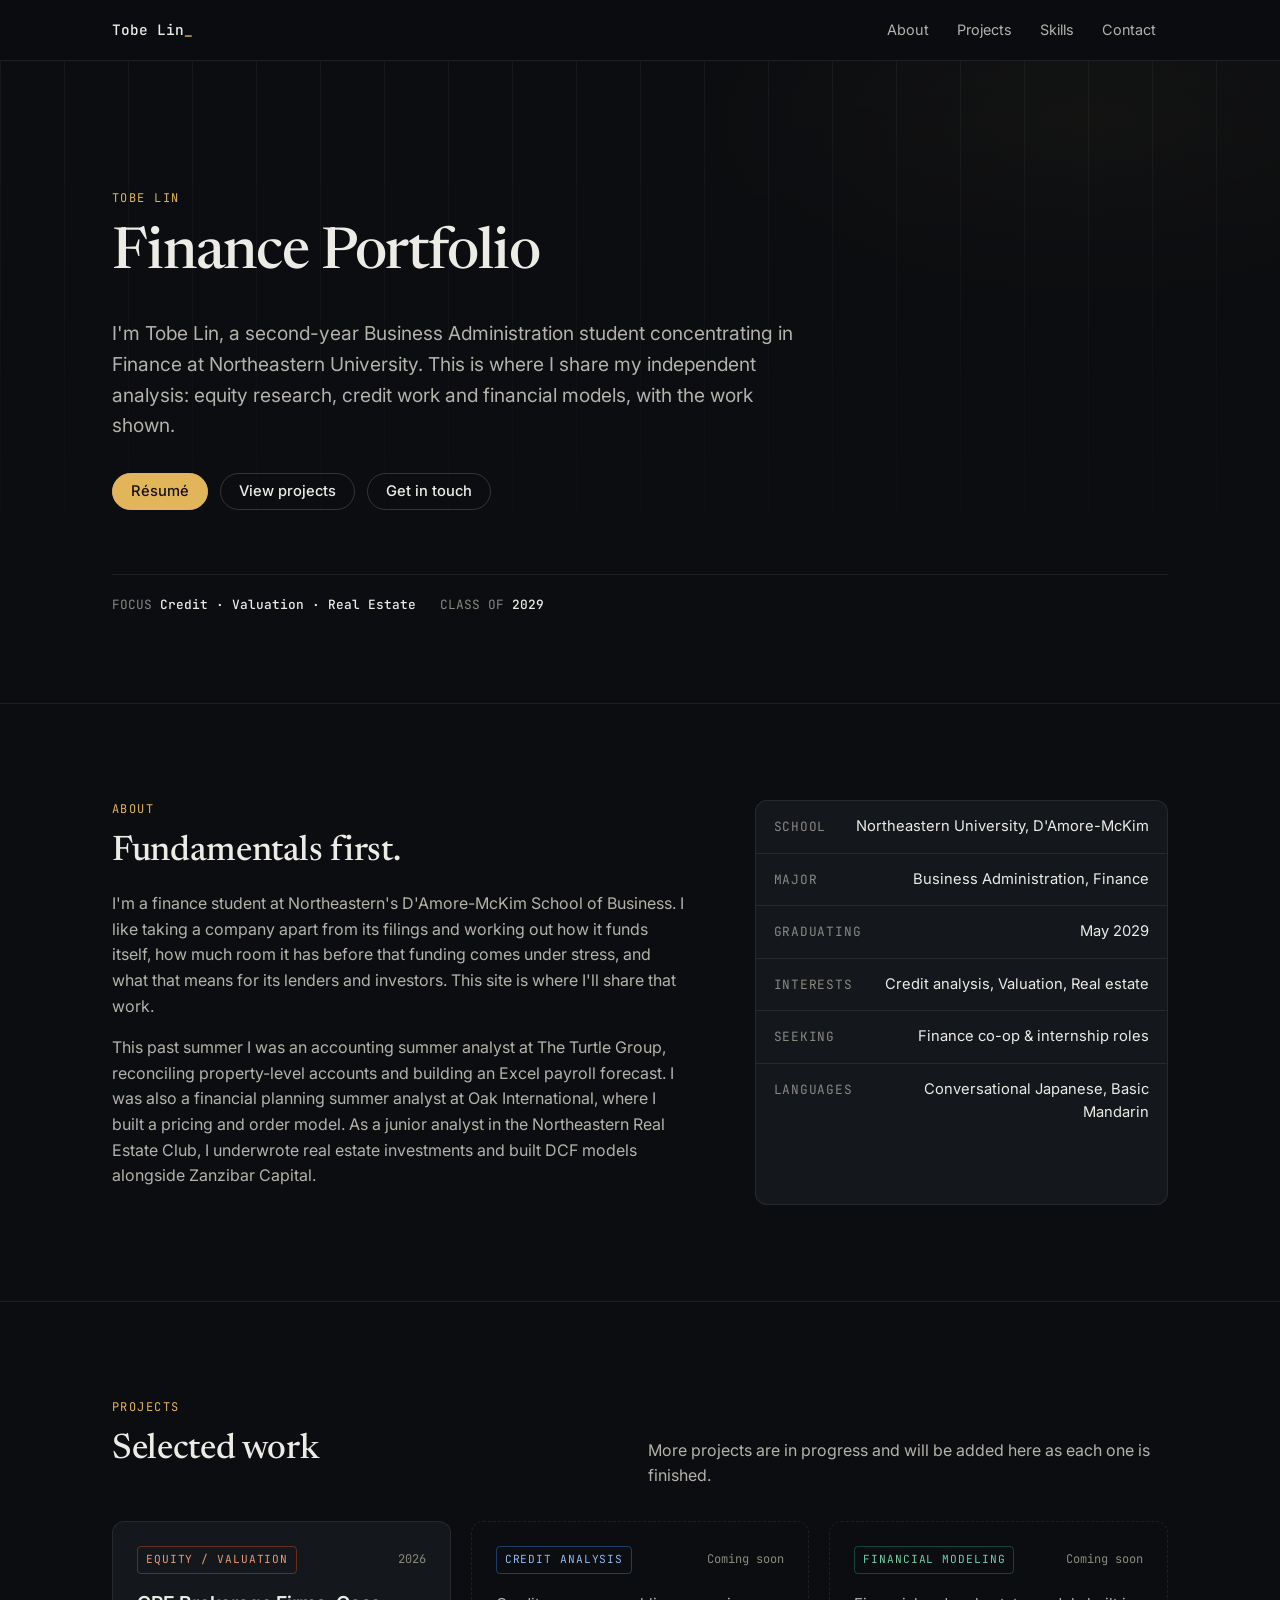
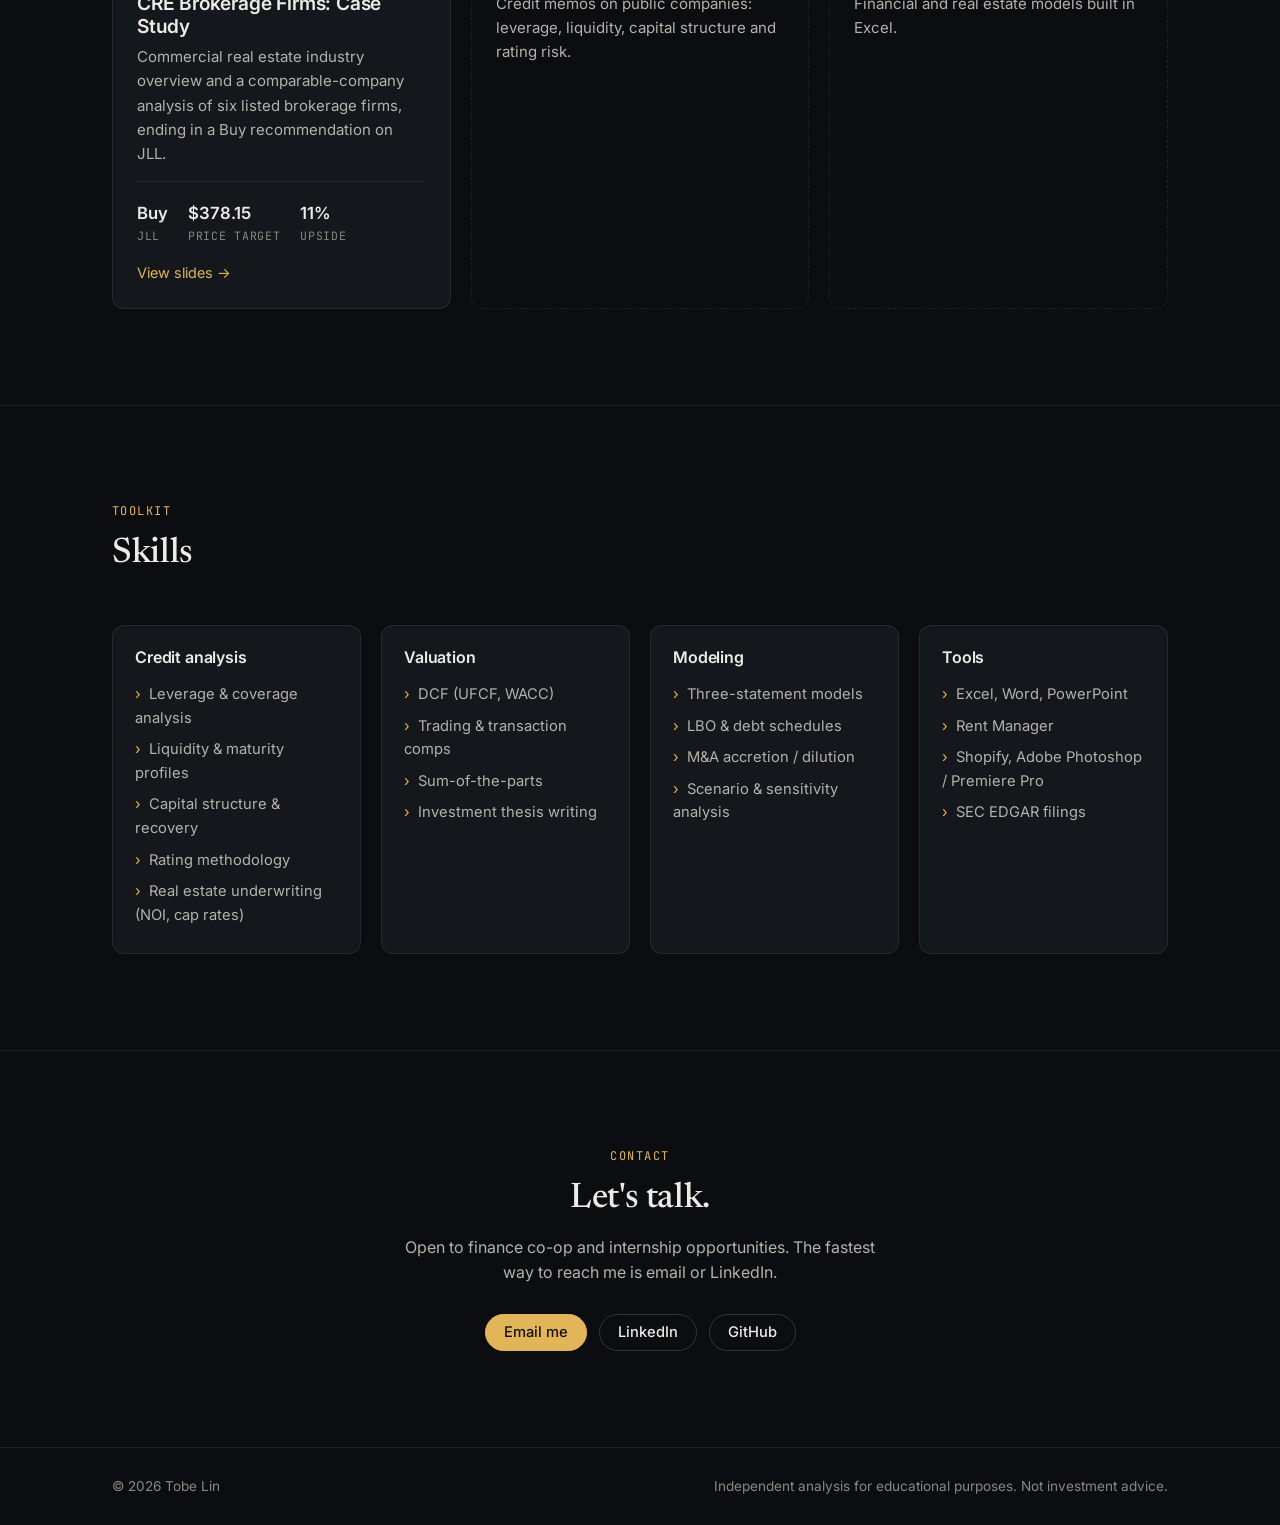
<file: index.html>
<!doctype html>
<html lang="en">
<head>
  <meta charset="utf-8">
  <meta name="viewport" content="width=device-width, initial-scale=1">
  <title>Tobe Lin · Finance Portfolio</title>
  <meta name="description" content="Credit analysis, equity valuation and financial modeling projects by Tobe Lin, finance student at Northeastern University.">
  <meta name="theme-color" content="#0b0d10">
  <link rel="icon" href="assets/img/favicon.svg" type="image/svg+xml">
  <link rel="preconnect" href="https://fonts.googleapis.com">
  <link rel="preconnect" href="https://fonts.gstatic.com" crossorigin>
  <link href="https://fonts.googleapis.com/css2?family=Inter:wght@400;500;600&family=JetBrains+Mono:wght@400;500&family=Newsreader:opsz,wght@6..72,400;6..72,500&display=swap" rel="stylesheet">
  <link rel="stylesheet" href="assets/css/style.css">
</head>
<body>
  <a class="skip-link" href="#main">Skip to content</a>

  <header class="nav">
    <div class="container nav-inner">
      <a class="brand" href="#top">Tobe Lin<span>_</span></a>
      <button class="nav-toggle" aria-expanded="false" aria-controls="nav-links">Menu</button>
      <ul class="nav-links" id="nav-links">
        <li><a href="#about">About</a></li>
        <li><a href="#projects">Projects</a></li>
        <li><a href="#skills">Skills</a></li>
        <li><a href="#contact">Contact</a></li>
      </ul>
    </div>
  </header>

  <main id="main">
    <!-- ============ HERO ============ -->
    <section class="hero" id="top">
      <div class="container">
        <span class="eyebrow">Tobe Lin</span>
        <h1>Finance Portfolio</h1>
        <p class="lede">
          I'm Tobe Lin, a second-year Business Administration student concentrating in Finance at
          Northeastern University. This is where I share my independent analysis: equity research, credit work and
          financial models, with the work shown.
        </p>
        <div class="hero-actions">
          <a class="btn btn-primary" href="assets/resume.pdf" target="_blank" rel="noopener">Résumé</a>
          <a class="btn" href="#projects">View projects</a>
          <a class="btn" href="#contact">Get in touch</a>
        </div>
        <div class="ticker" aria-label="Quick facts">
          <span>FOCUS <b>Credit · Valuation · Real Estate</b></span>
          <span>CLASS OF <b>2029</b></span>
        </div>
      </div>
    </section>

    <!-- ============ ABOUT ============ -->
    <section class="section" id="about">
      <div class="container about-grid">
        <div>
          <span class="eyebrow">About</span>
          <h2>Fundamentals first.</h2>
          <p>
            I'm a finance student at Northeastern's D'Amore-McKim School of Business. I like
            taking a company apart from its filings and working out how it funds itself, how much
            room it has before that funding comes under stress, and what that means for its lenders and
            investors. This site is where I'll share that work.
          </p>
          <p>
            This past summer I was an accounting summer analyst at The Turtle Group, reconciling
            property-level accounts and building an Excel payroll forecast. I was also a financial planning
            summer analyst at Oak International, where I built a pricing and order model. As a junior analyst
            in the Northeastern Real Estate Club, I underwrote real estate investments and built DCF models
            alongside Zanzibar Capital.
          </p>
        </div>
        <ul class="facts">
          <li><span>School</span><span>Northeastern University, D'Amore-McKim</span></li>
          <li><span>Major</span><span>Business Administration, Finance</span></li>
          <li><span>Graduating</span><span>May 2029</span></li>
          <li><span>Interests</span><span>Credit analysis, Valuation, Real estate</span></li>
          <li><span>Seeking</span><span>Finance co-op &amp; internship roles</span></li>
          <li><span>Languages</span><span>Conversational Japanese, Basic Mandarin</span></li>
        </ul>
      </div>
    </section>

    <!-- ============ PROJECTS ============ -->
    <section class="section" id="projects">
      <div class="container">
        <div class="section-head">
          <div>
            <span class="eyebrow">Projects</span>
            <h2>Selected work</h2>
          </div>
          <p>More projects are in progress and will be added here as each one is finished.</p>
        </div>

        <div class="grid">
          <a class="card" href="projects/cre-brokerage-case-study.html">
            <div class="card-top">
              <span class="tag tag-equity">Equity / valuation</span>
              <span class="date">2026</span>
            </div>
            <h3>CRE Brokerage Firms: Case Study</h3>
            <p>
              Commercial real estate industry overview and a comparable-company analysis of six listed brokerage
              firms, ending in a Buy recommendation on JLL.
            </p>
            <div class="card-metrics">
              <div><b>Buy</b><small>JLL</small></div>
              <div><b>$378.15</b><small>Price target</small></div>
              <div><b>11%</b><small>Upside</small></div>
            </div>
            <span class="card-cta">View slides →</span>
          </a>
          <div class="card placeholder">
            <div class="card-top">
              <span class="tag tag-credit">Credit analysis</span>
              <span class="date">Coming soon</span>
            </div>
            <p>Credit memos on public companies: leverage, liquidity, capital structure and rating risk.</p>
          </div>
          <div class="card placeholder">
            <div class="card-top">
              <span class="tag tag-model">Financial modeling</span>
              <span class="date">Coming soon</span>
            </div>
            <p>Financial and real estate models built in Excel.</p>
          </div>
        </div>
      </div>
    </section>

    <!-- ============ SKILLS ============ -->
    <section class="section" id="skills">
      <div class="container">
        <div class="section-head">
          <div>
            <span class="eyebrow">Toolkit</span>
            <h2>Skills</h2>
          </div>
        </div>
        <div class="skills">
          <div class="skill">
            <h3>Credit analysis</h3>
            <ul>
              <li>Leverage &amp; coverage analysis</li>
              <li>Liquidity &amp; maturity profiles</li>
              <li>Capital structure &amp; recovery</li>
              <li>Rating methodology</li>
              <li>Real estate underwriting (NOI, cap rates)</li>
            </ul>
          </div>
          <div class="skill">
            <h3>Valuation</h3>
            <ul>
              <li>DCF (UFCF, WACC)</li>
              <li>Trading &amp; transaction comps</li>
              <li>Sum-of-the-parts</li>
              <li>Investment thesis writing</li>
            </ul>
          </div>
          <div class="skill">
            <h3>Modeling</h3>
            <ul>
              <li>Three-statement models</li>
              <li>LBO &amp; debt schedules</li>
              <li>M&amp;A accretion / dilution</li>
              <li>Scenario &amp; sensitivity analysis</li>
            </ul>
          </div>
          <div class="skill">
            <h3>Tools</h3>
            <ul>
              <li>Excel, Word, PowerPoint</li>
              <li>Rent Manager</li>
              <li>Shopify, Adobe Photoshop / Premiere Pro</li>
              <li>SEC EDGAR filings</li>
            </ul>
          </div>
        </div>
      </div>
    </section>

    <!-- ============ CONTACT ============ -->
    <section class="section contact" id="contact">
      <div class="container">
        <span class="eyebrow">Contact</span>
        <h2>Let's talk.</h2>
        <p>Open to finance co-op and internship opportunities. The fastest way to reach me is email or LinkedIn.</p>
        <div class="hero-actions">
          <a class="btn btn-primary" href="mailto:tobelin1201@gmail.com">Email me</a>
          <a class="btn" href="https://www.linkedin.com/in/tobelin/" target="_blank" rel="noopener">LinkedIn</a>
          <a class="btn" href="https://github.com/tobelin1201" target="_blank" rel="noopener">GitHub</a>
        </div>
      </div>
    </section>
  </main>

  <footer class="footer">
    <div class="container">
      <span>© <span data-year>2026</span> Tobe Lin</span>
      <span>Independent analysis for educational purposes. Not investment advice.</span>
    </div>
  </footer>

  <script src="assets/js/main.js"></script>
</body>
</html>
</file>
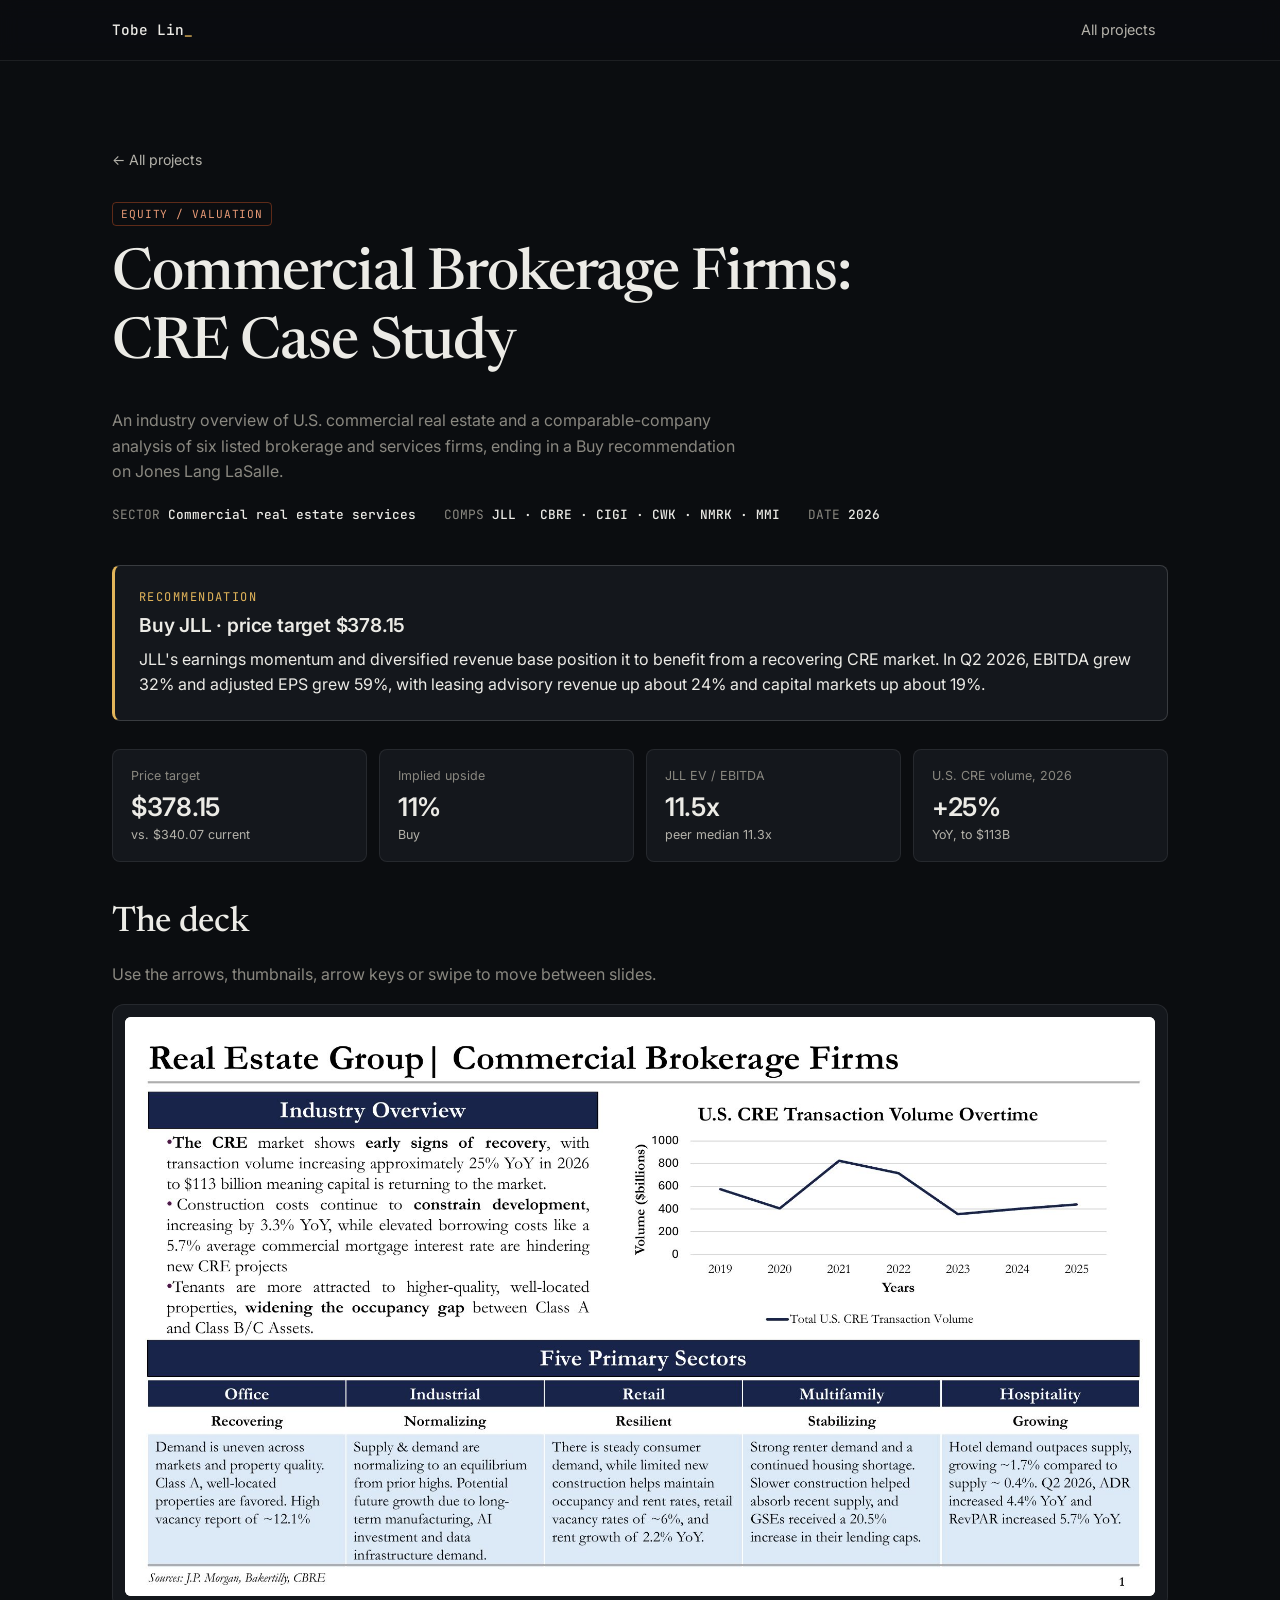
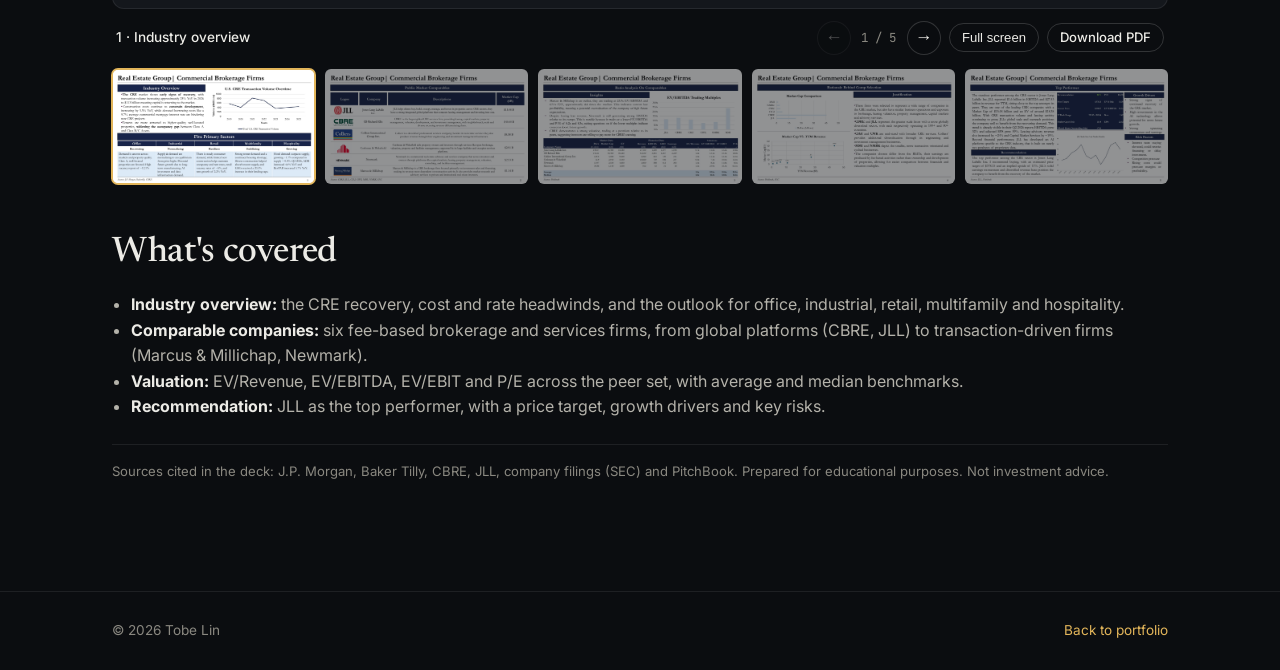
<file: projects/cre-brokerage-case-study.html>
<!doctype html>
<html lang="en">
<head>
  <meta charset="utf-8">
  <meta name="viewport" content="width=device-width, initial-scale=1">
  <title>CRE Brokerage Case Study · Tobe Lin</title>
  <meta name="description" content="Commercial real estate brokerage case study: industry overview, public comparables, valuation multiples and a Buy recommendation on JLL.">
  <meta name="theme-color" content="#0b0d10">
  <link rel="icon" href="../assets/img/favicon.svg" type="image/svg+xml">
  <link rel="preconnect" href="https://fonts.googleapis.com">
  <link rel="preconnect" href="https://fonts.gstatic.com" crossorigin>
  <link href="https://fonts.googleapis.com/css2?family=Inter:wght@400;500;600&family=JetBrains+Mono:wght@400;500&family=Newsreader:opsz,wght@6..72,400;6..72,500&display=swap" rel="stylesheet">
  <link rel="stylesheet" href="../assets/css/style.css">
</head>
<body>
  <header class="nav">
    <div class="container nav-inner">
      <a class="brand" href="../index.html">Tobe Lin<span>_</span></a>
      <ul class="nav-links nav-simple">
        <li><a href="../index.html#projects">All projects</a></li>
      </ul>
    </div>
  </header>

  <main class="container" style="padding-bottom:96px">
    <div class="memo-head">
      <a class="back" href="../index.html#projects">← All projects</a>
      <span class="tag tag-equity">Equity / valuation</span>
      <h1 style="margin-top:16px">Commercial Brokerage Firms: CRE Case Study</h1>
      <p class="muted" style="max-width:64ch">
        An industry overview of U.S. commercial real estate and a comparable-company analysis of six listed
        brokerage and services firms, ending in a Buy recommendation on Jones Lang LaSalle.
      </p>
      <div class="memo-meta">
        <span>SECTOR <b>Commercial real estate services</b></span>
        <span>COMPS <b>JLL · CBRE · CIGI · CWK · NMRK · MMI</b></span>
        <span>DATE <b>2026</b></span>
      </div>
    </div>

    <div class="verdict">
      <span class="eyebrow">Recommendation</span>
      <h3>Buy JLL · price target $378.15</h3>
      <p>
        JLL's earnings momentum and diversified revenue base position it to benefit from a recovering CRE market.
        In Q2 2026, EBITDA grew 32% and adjusted EPS grew 59%, with leasing advisory revenue up about 24% and capital
        markets up about 19%.
      </p>
    </div>

    <div class="stats">
      <div class="stat"><span class="label">Price target</span><span class="value">$378.15</span><span class="sub">vs. $340.07 current</span></div>
      <div class="stat"><span class="label">Implied upside</span><span class="value">11%</span><span class="sub">Buy</span></div>
      <div class="stat"><span class="label">JLL EV / EBITDA</span><span class="value">11.5x</span><span class="sub">peer median 11.3x</span></div>
      <div class="stat"><span class="label">U.S. CRE volume, 2026</span><span class="value">+25%</span><span class="sub">YoY, to $113B</span></div>
    </div>

    <h2 style="margin-top:40px">The deck</h2>
    <p class="muted" style="margin-bottom:16px">Use the arrows, thumbnails, arrow keys or swipe to move between slides.</p>

    <div class="deck" data-deck>
      <div class="deck-stage" tabindex="0" aria-label="Slide viewer. Use left and right arrow keys to change slides.">
        <div class="deck-frame">
          <img src="../assets/projects/cre-brokerage/slide-1.jpg" alt="" width="2000" height="1125">
        </div>
      </div>
      <div class="deck-bar">
        <span class="deck-title"></span>
        <div class="deck-tools">
          <button class="deck-nav prev" type="button" aria-label="Previous slide">←</button>
          <span class="deck-count" aria-live="polite">1 / 5</span>
          <button class="deck-nav next" type="button" aria-label="Next slide">→</button>
          <button class="btn" type="button" data-deck-full>Full screen</button>
          <a class="btn" href="../assets/projects/cre-brokerage/Lin_Tobe_CRE_Case_Study.pdf" download>Download PDF</a>
        </div>
      </div>
      <ol class="deck-thumbs">
        <li><button type="button" aria-label="Slide 1: Industry overview"><img src="../assets/projects/cre-brokerage/slide-1.jpg" loading="lazy" data-title="1 · Industry overview" alt="Slide 1, Industry overview. The CRE market shows early signs of recovery, with transaction volume up about 25% year over year in 2026 to $113 billion. Construction costs are up 3.3% and the average commercial mortgage rate is 5.7%. Sector outlook: office recovering, industrial normalizing, retail resilient, multifamily stabilizing, hospitality growing."></button></li>
        <li><button type="button" aria-label="Slide 2: Public market comparables"><img src="../assets/projects/cre-brokerage/slide-2.jpg" loading="lazy" data-title="2 · Public market comparables" alt="Slide 2, Public market comparables. Six firms with market caps: JLL $15.48B, CBRE $40.40B, Colliers $4.58B, Cushman and Wakefield $2.91B, Newmark $2.53B, Marcus and Millichap $1.14B."></button></li>
        <li><button type="button" aria-label="Slide 3: Ratio analysis on comparables"><img src="../assets/projects/cre-brokerage/slide-3.jpg" loading="lazy" data-title="3 · Ratio analysis on comparables" alt="Slide 3, Ratio analysis. EV/EBITDA multiples: JLL 11.5x, CBRE 13.1x, Colliers 11.1x, Cushman 7.4x, Newmark 8.2x, Marcus and Millichap 23.9x. Median EV/EBITDA 11.3x and median P/E 14.1x. Marcus and Millichap is an outlier, Newmark trades at a discount, CBRE at a premium."></button></li>
        <li><button type="button" aria-label="Slide 4: Rationale behind comp selection"><img src="../assets/projects/cre-brokerage/slide-4.jpg" loading="lazy" data-title="4 · Rationale behind comp selection" alt="Slide 4, Rationale behind comp selection. Charts of market cap and market cap versus trailing revenue. CBRE and JLL are the global-scale firms, Colliers and Cushman are mid-sized, Marcus and Millichap and Newmark are smaller and more transaction-driven. Fee-based firms were chosen over REITs for comparability."></button></li>
        <li><button type="button" aria-label="Slide 5: Top performer, JLL"><img src="../assets/projects/cre-brokerage/slide-5.jpg" loading="lazy" data-title="5 · Top performer: JLL" alt="Slide 5, Top performer JLL. Buy recommendation with a $378.15 price target versus a $340.07 current price, 11% implied upside. EV $18.38B, EV/EBITDA 11.5x, beta 1.42. Growth drivers: CRE recovery, AI investment, operating momentum. Risks: elevated interest rates, competition, rising costs."></button></li>
      </ol>
    </div>

    <h2 style="margin-top:48px">What's covered</h2>
    <ul class="memo-list" style="color:var(--text-2);padding-left:1.2em">
      <li><strong style="color:var(--text)">Industry overview:</strong> the CRE recovery, cost and rate headwinds, and the outlook for office, industrial, retail, multifamily and hospitality.</li>
      <li><strong style="color:var(--text)">Comparable companies:</strong> six fee-based brokerage and services firms, from global platforms (CBRE, JLL) to transaction-driven firms (Marcus &amp; Millichap, Newmark).</li>
      <li><strong style="color:var(--text)">Valuation:</strong> EV/Revenue, EV/EBITDA, EV/EBIT and P/E across the peer set, with average and median benchmarks.</li>
      <li><strong style="color:var(--text)">Recommendation:</strong> JLL as the top performer, with a price target, growth drivers and key risks.</li>
    </ul>
    <p class="note">Sources cited in the deck: J.P. Morgan, Baker Tilly, CBRE, JLL, company filings (SEC) and PitchBook. Prepared for educational purposes. Not investment advice.</p>
  </main>

  <footer class="footer">
    <div class="container">
      <span>© <span data-year>2026</span> Tobe Lin</span>
      <a href="../index.html">Back to portfolio</a>
    </div>
  </footer>

  <script src="../assets/js/main.js"></script>
  <script src="../assets/js/deck.js"></script>
</body>
</html>
</file>
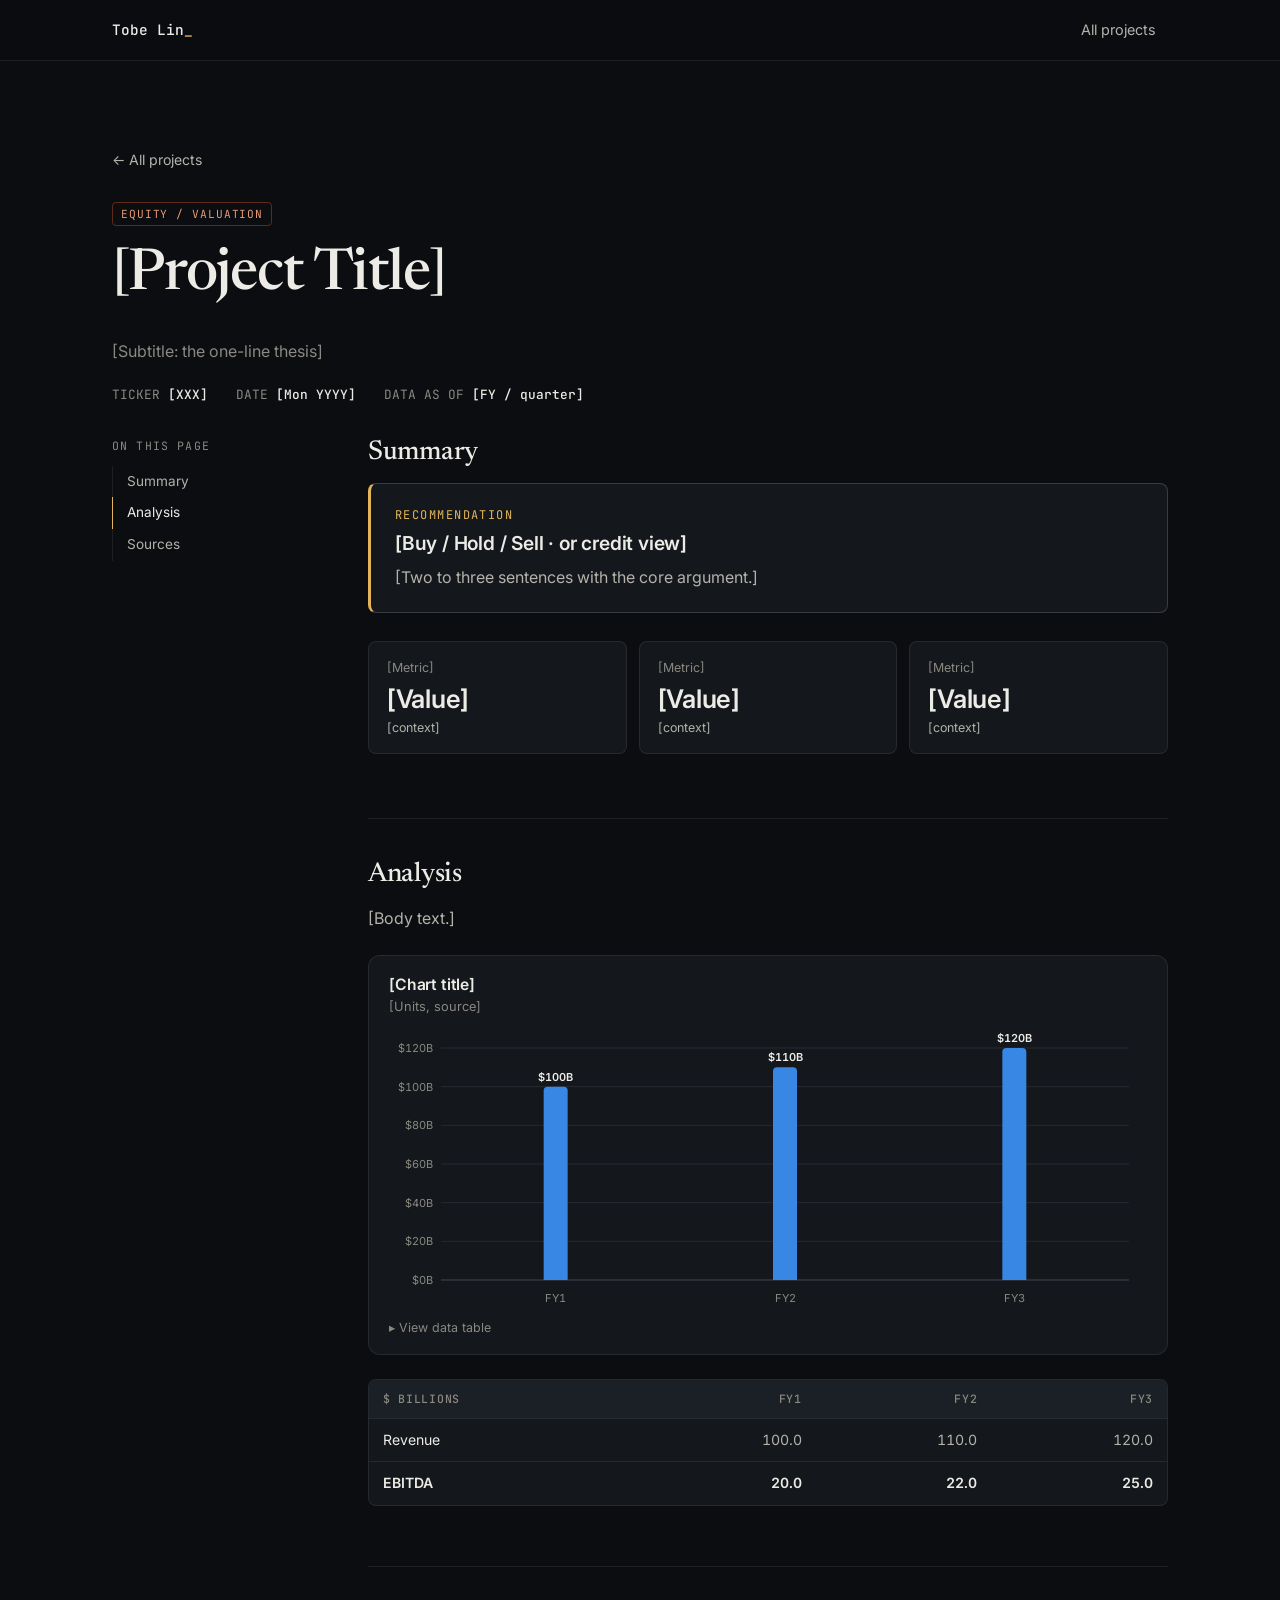
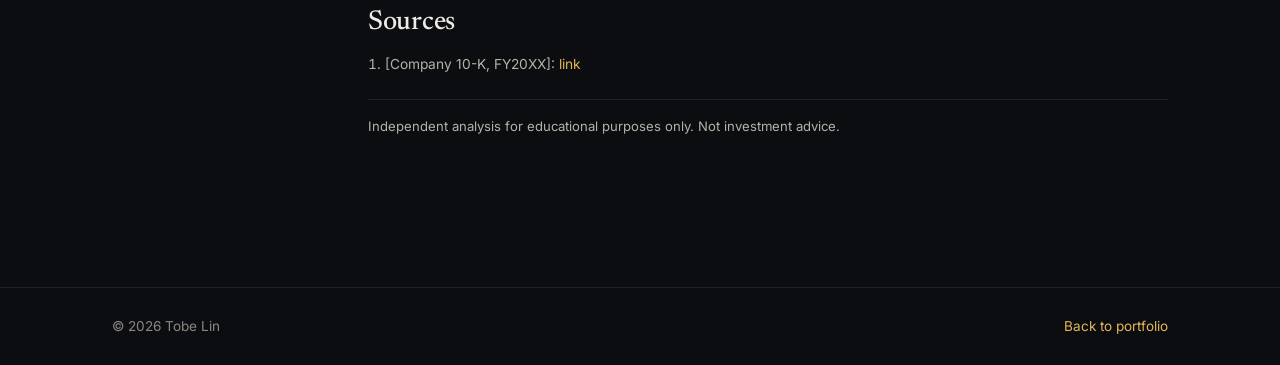
<file: projects/project-template.html>
<!doctype html>
<html lang="en">
<head>
  <meta charset="utf-8">
  <meta name="viewport" content="width=device-width, initial-scale=1">
  <!-- 1. Copy this file, rename it (e.g. apple-dcf.html), and edit the title/description -->
  <title>[Project Title] · Tobe Lin</title>
  <meta name="description" content="[One-sentence summary of the project]">
  <meta name="theme-color" content="#0b0d10">
  <meta name="robots" content="noindex"><!-- remove this line on real project pages -->
  <link rel="icon" href="../assets/img/favicon.svg" type="image/svg+xml">
  <link rel="preconnect" href="https://fonts.googleapis.com">
  <link rel="preconnect" href="https://fonts.gstatic.com" crossorigin>
  <link href="https://fonts.googleapis.com/css2?family=Inter:wght@400;500;600&family=JetBrains+Mono:wght@400;500&family=Newsreader:opsz,wght@6..72,400;6..72,500&display=swap" rel="stylesheet">
  <link rel="stylesheet" href="../assets/css/style.css">
</head>
<body>
  <header class="nav">
    <div class="container nav-inner">
      <a class="brand" href="../index.html">Tobe Lin<span>_</span></a>
      <ul class="nav-links nav-simple">
        <li><a href="../index.html#projects">All projects</a></li>
      </ul>
    </div>
  </header>

  <main class="container">
    <div class="memo-head">
      <a class="back" href="../index.html#projects">← All projects</a>
      <!-- 2. Pick a tag: tag-credit / tag-equity / tag-model -->
      <span class="tag tag-equity">Equity / valuation</span>
      <h1 style="margin-top:16px">[Project Title]</h1>
      <p class="muted" style="max-width:60ch">[Subtitle: the one-line thesis]</p>
      <div class="memo-meta">
        <span>TICKER <b>[XXX]</b></span>
        <span>DATE <b>[Mon YYYY]</b></span>
        <span>DATA AS OF <b>[FY / quarter]</b></span>
      </div>
    </div>

    <div class="memo-layout">
      <nav class="toc" aria-label="On this page">
        <p>On this page</p>
        <ol>
          <li><a href="#summary">Summary</a></li>
          <li><a href="#analysis">Analysis</a></li>
          <li><a href="#sources">Sources</a></li>
        </ol>
      </nav>

      <article class="memo">
        <section id="summary">
          <h2>Summary</h2>
          <div class="verdict">
            <span class="eyebrow">Recommendation</span>
            <h3>[Buy / Hold / Sell · or credit view]</h3>
            <p>[Two to three sentences with the core argument.]</p>
          </div>
          <div class="stats">
            <div class="stat"><span class="label">[Metric]</span><span class="value">[Value]</span><span class="sub">[context]</span></div>
            <div class="stat"><span class="label">[Metric]</span><span class="value">[Value]</span><span class="sub">[context]</span></div>
            <div class="stat"><span class="label">[Metric]</span><span class="value">[Value]</span><span class="sub">[context]</span></div>
          </div>
        </section>

        <section id="analysis">
          <h2>Analysis</h2>
          <p>[Body text.]</p>

          <!-- Example chart: delete or edit -->
          <div class="chart-card">
            <h4>[Chart title]</h4>
            <p class="chart-sub">[Units, source]</p>
            <div class="chart" id="example-chart"></div>
          </div>

          <!-- Example table -->
          <div class="table-wrap">
            <table>
              <thead><tr><th>$ billions</th><th>FY1</th><th>FY2</th><th>FY3</th></tr></thead>
              <tbody>
                <tr><td>Revenue</td><td>100.0</td><td>110.0</td><td>120.0</td></tr>
                <tr class="total"><td>EBITDA</td><td>20.0</td><td>22.0</td><td>25.0</td></tr>
              </tbody>
            </table>
          </div>
        </section>

        <section id="sources" class="sources">
          <h2>Sources</h2>
          <ol>
            <li>[Company 10-K, FY20XX]: <a href="#">link</a></li>
          </ol>
          <p class="note">Independent analysis for educational purposes only. Not investment advice.</p>
        </section>
      </article>
    </div>
  </main>

  <footer class="footer">
    <div class="container">
      <span>© <span data-year>2026</span> Tobe Lin</span>
      <a href="../index.html">Back to portfolio</a>
    </div>
  </footer>

  <script src="../assets/js/main.js"></script>
  <script src="../assets/js/charts.js"></script>
  <script>
    Charts.bar('#example-chart', {
      categories: ['FY1', 'FY2', 'FY3'],
      series: [{ name: 'Revenue', values: [100, 110, 120], color: 'var(--series-1)' }],
      format: (v) => '$' + v + 'B',
      valueLabels: true,
    });
  </script>
</body>
</html>
</file>
<file: assets/css/style.css>
/* ==========================================================================
   Portfolio — dark theme
   Edit the tokens in :root to restyle the whole site.
   ========================================================================== */

:root {
  color-scheme: dark;

  /* Surfaces */
  --bg:          #0b0d10;   /* page */
  --surface-1:   #14171c;   /* cards, charts */
  --surface-2:   #1b1f26;   /* raised / hover */
  --border:      rgba(255, 255, 255, 0.08);
  --border-strong: rgba(255, 255, 255, 0.16);

  /* Ink */
  --text:        #ecebe6;
  --text-2:      #b4b2aa;
  --muted:       #8a8880;

  /* Accent (links, highlights) */
  --accent:      #e2b55a;
  --accent-soft: rgba(226, 181, 90, 0.12);

  /* Status — always paired with a label, never color alone */
  --good:        #2fbf71;
  --warn:        #fab219;
  --bad:         #e66767;

  /* Chart series (validated for CVD separation on --surface-1) */
  --series-1:    #3987e5;
  --series-2:    #d95926;
  --series-3:    #199e70;
  --series-4:    #c98500;
  --grid:        #262a31;
  --axis:        #3a3f47;

  /* Type */
  --font-sans:   "Inter", system-ui, -apple-system, "Segoe UI", sans-serif;
  --font-serif:  "Newsreader", Georgia, "Times New Roman", serif;
  --font-mono:   "JetBrains Mono", ui-monospace, "SFMono-Regular", Menlo, monospace;

  --radius:      12px;
  --radius-sm:   8px;
  --maxw:        1120px;
  --gutter:      clamp(16px, 4vw, 32px);
}

/* ---------- Base ---------- */
*, *::before, *::after { box-sizing: border-box; }
html { scroll-behavior: smooth; -webkit-text-size-adjust: 100%; }
@media (prefers-reduced-motion: reduce) { html { scroll-behavior: auto; } * { transition: none !important; animation: none !important; } }

body {
  margin: 0;
  background: var(--bg);
  color: var(--text);
  font-family: var(--font-sans);
  font-size: 16px;
  line-height: 1.6;
  -webkit-font-smoothing: antialiased;
  overflow-x: hidden;
}

img, svg { max-width: 100%; display: block; }
a { color: var(--accent); text-decoration: none; }
a:hover { text-decoration: underline; text-underline-offset: 3px; }
:focus-visible { outline: 2px solid var(--accent); outline-offset: 3px; border-radius: 4px; }

h1, h2, h3, h4 { line-height: 1.2; margin: 0 0 .5em; font-weight: 600; letter-spacing: -0.01em; }
h1 { font-family: var(--font-serif); font-weight: 500; font-size: clamp(2.2rem, 5.5vw, 3.6rem); letter-spacing: -0.02em; }
h2 { font-family: var(--font-serif); font-weight: 500; font-size: clamp(1.6rem, 3.2vw, 2.2rem); }
h3 { font-size: 1.1rem; }
p { margin: 0 0 1em; }

.container { width: 100%; max-width: var(--maxw); margin: 0 auto; padding: 0 var(--gutter); }
.mono { font-family: var(--font-mono); }
.eyebrow {
  font-family: var(--font-mono);
  font-size: .75rem;
  letter-spacing: .12em;
  text-transform: uppercase;
  color: var(--accent);
  margin-bottom: .75rem;
  display: block;
}
.muted { color: var(--muted); }
.skip-link { position: absolute; left: -999px; top: 8px; background: var(--accent); color: #000; padding: 8px 12px; border-radius: 6px; z-index: 100; }
.skip-link:focus { left: 8px; }

/* ---------- Nav ---------- */
.nav {
  position: sticky; top: 0; z-index: 50;
  background: rgba(11, 13, 16, 0.82);
  backdrop-filter: saturate(140%) blur(10px);
  -webkit-backdrop-filter: saturate(140%) blur(10px);
  border-bottom: 1px solid var(--border);
}
.nav-inner { display: flex; align-items: center; justify-content: space-between; height: 60px; gap: 16px; }
.brand { font-family: var(--font-mono); font-size: .9rem; color: var(--text); font-weight: 500; white-space: nowrap; }
.brand span { color: var(--accent); }
.brand:hover { text-decoration: none; }
.nav-links { display: flex; gap: 4px; list-style: none; margin: 0; padding: 0; }
.nav-links a { color: var(--text-2); font-size: .9rem; padding: 6px 12px; border-radius: 6px; }
.nav-links a:hover { color: var(--text); background: var(--surface-2); text-decoration: none; }
.nav-toggle { display: none; background: none; border: 1px solid var(--border-strong); color: var(--text); border-radius: 6px; padding: 6px 10px; font: inherit; font-size: .85rem; cursor: pointer; }

@media (max-width: 720px) {
  .nav-toggle { display: inline-block; }
  .nav-links {
    display: none; position: absolute; top: 60px; left: 0; right: 0;
    flex-direction: column; padding: 8px var(--gutter) 16px;
    background: var(--bg); border-bottom: 1px solid var(--border);
  }
  .nav-links.open { display: flex; }
  .nav-links a { display: block; padding: 10px 12px; }
  .nav-links.nav-simple { display: flex; position: static; flex-direction: row; padding: 0; border: 0; background: none; }
}

/* ---------- Buttons ---------- */
.btn {
  display: inline-flex; align-items: center; gap: 8px;
  padding: 10px 18px; border-radius: 999px;
  font-size: .92rem; font-weight: 500; line-height: 1;
  border: 1px solid var(--border-strong); color: var(--text); background: transparent;
  cursor: pointer; transition: background .15s, border-color .15s, color .15s;
}
.btn:hover { background: var(--surface-2); text-decoration: none; }
.btn-primary { background: var(--accent); border-color: var(--accent); color: #17130a; }
.btn-primary:hover { background: #ecc574; border-color: #ecc574; }

/* ---------- Hero ---------- */
.hero { padding: clamp(64px, 12vw, 128px) 0 clamp(48px, 8vw, 88px); position: relative; }
.hero::before {
  content: ""; position: absolute; inset: 0; pointer-events: none;
  background:
    radial-gradient(600px 300px at 85% 10%, rgba(226, 181, 90, 0.07), transparent 70%),
    linear-gradient(to right, var(--border) 1px, transparent 1px) 0 0 / 64px 64px;
  mask-image: linear-gradient(to bottom, #000 0%, transparent 85%);
  -webkit-mask-image: linear-gradient(to bottom, #000 0%, transparent 85%);
  opacity: .6;
}
.hero .container { position: relative; }
.hero h1 { max-width: 19ch; }
.hero .lede { font-size: clamp(1.05rem, 2vw, 1.2rem); color: var(--text-2); max-width: 58ch; margin-bottom: 2rem; }
.hero-actions { display: flex; flex-wrap: wrap; gap: 12px; }

.ticker {
  display: flex; flex-wrap: wrap; gap: 8px 24px;
  margin-top: clamp(40px, 6vw, 64px); padding-top: 20px;
  border-top: 1px solid var(--border);
  font-family: var(--font-mono); font-size: .8rem; color: var(--muted);
}
.ticker b { color: var(--text); font-weight: 500; }

/* ---------- Sections ---------- */
section { scroll-margin-top: 72px; }
.section { padding: clamp(56px, 9vw, 96px) 0; border-top: 1px solid var(--border); }
.section-head { display: flex; flex-wrap: wrap; align-items: end; justify-content: space-between; gap: 16px 24px; margin-bottom: 32px; }
.section-head p { color: var(--text-2); max-width: 52ch; margin: 0; }

/* ---------- About ---------- */
.about-grid { display: grid; grid-template-columns: 1.4fr 1fr; gap: clamp(24px, 5vw, 64px); }
.about-grid p { color: var(--text-2); }
.facts { list-style: none; margin: 0; padding: 0; border: 1px solid var(--border); border-radius: var(--radius); background: var(--surface-1); }
.facts li { display: flex; justify-content: space-between; gap: 16px; padding: 14px 18px; border-bottom: 1px solid var(--border); font-size: .92rem; }
.facts li:last-child { border-bottom: 0; }
.facts span:first-child { color: var(--muted); font-family: var(--font-mono); font-size: .8rem; text-transform: uppercase; letter-spacing: .06em; padding-top: 2px; }
.facts span:last-child { text-align: right; }
@media (max-width: 820px) { .about-grid { grid-template-columns: 1fr; } }

/* ---------- Filters ---------- */
.filters { display: flex; flex-wrap: wrap; gap: 8px; }
.chip {
  font: inherit; font-size: .85rem; cursor: pointer;
  padding: 7px 14px; border-radius: 999px;
  border: 1px solid var(--border-strong); background: transparent; color: var(--text-2);
  transition: all .15s;
}
.chip:hover { color: var(--text); background: var(--surface-2); }
.chip[aria-pressed="true"] { background: var(--accent-soft); border-color: var(--accent); color: var(--accent); }

/* ---------- Project cards ---------- */
.grid { display: grid; grid-template-columns: repeat(auto-fill, minmax(min(100%, 320px), 1fr)); gap: 20px; }
.card {
  position: relative; display: flex; flex-direction: column;
  background: var(--surface-1); border: 1px solid var(--border); border-radius: var(--radius);
  padding: 24px; min-height: 280px;
  transition: border-color .2s, transform .2s, background .2s;
}
.card:hover { border-color: var(--border-strong); background: var(--surface-2); }
a.card { color: inherit; }
a.card:hover { text-decoration: none; transform: translateY(-2px); }
.card-top { display: flex; justify-content: space-between; align-items: center; gap: 12px; margin-bottom: 18px; }
.tag { font-family: var(--font-mono); font-size: .7rem; letter-spacing: .08em; text-transform: uppercase; padding: 4px 8px; border-radius: 4px; border: 1px solid var(--border-strong); color: var(--text-2); }
.tag-credit { color: #8fbaf0; border-color: rgba(57, 135, 229, .4); }
.tag-equity { color: #e89a76; border-color: rgba(217, 89, 38, .4); }
.tag-model  { color: #6fcfa9; border-color: rgba(25, 158, 112, .4); }
.card .date { font-family: var(--font-mono); font-size: .75rem; color: var(--muted); }
.card h3 { font-size: 1.2rem; margin-bottom: .4em; }
.card p { color: var(--text-2); font-size: .94rem; }
.card-metrics { display: flex; gap: 20px; margin-top: auto; padding-top: 18px; border-top: 1px solid var(--border); }
.card-metrics div { display: flex; flex-direction: column; }
.card-metrics b { font-weight: 600; font-size: 1.05rem; }
.card-metrics small { color: var(--muted); font-size: .72rem; font-family: var(--font-mono); text-transform: uppercase; letter-spacing: .06em; }
.card-cta { margin-top: 16px; font-size: .9rem; color: var(--accent); }
.card.placeholder { border-style: dashed; background: transparent; }
.card.placeholder h3 { color: var(--text-2); }
.card[hidden] { display: none; }

/* ---------- Skills ---------- */
.skills { display: grid; grid-template-columns: repeat(auto-fit, minmax(min(100%, 240px), 1fr)); gap: 20px; }
.skill { border: 1px solid var(--border); border-radius: var(--radius); padding: 22px; background: var(--surface-1); }
.skill h3 { font-size: 1rem; margin-bottom: .75em; }
.skill ul { list-style: none; margin: 0; padding: 0; color: var(--text-2); font-size: .92rem; }
.skill li { padding: 4px 0; }
.skill li::before { content: "›"; color: var(--accent); margin-right: 8px; }

/* ---------- Contact / footer ---------- */
.contact { text-align: center; }
.contact h2 { margin-bottom: .4em; }
.contact p { color: var(--text-2); max-width: 48ch; margin: 0 auto 28px; }
.contact .hero-actions { justify-content: center; }
.footer { border-top: 1px solid var(--border); padding: 28px 0; color: var(--muted); font-size: .85rem; }
.footer .container { display: flex; flex-wrap: wrap; justify-content: space-between; gap: 12px; }

/* ==========================================================================
   Project / memo pages
   ========================================================================== */
.memo-head { padding: clamp(48px, 8vw, 88px) 0 32px; }
.memo-head h1 { max-width: 22ch; }
.back { display: table; font-size: .88rem; color: var(--text-2); margin-bottom: 28px; }
.memo-meta { display: flex; flex-wrap: wrap; gap: 8px 28px; font-family: var(--font-mono); font-size: .8rem; color: var(--muted); margin-top: 20px; }
.memo-meta b { color: var(--text); font-weight: 500; }

.memo-layout { display: grid; grid-template-columns: 200px minmax(0, 1fr); gap: 56px; padding-bottom: 96px; }
.toc { position: sticky; top: 84px; align-self: start; font-size: .85rem; }
.toc p { font-family: var(--font-mono); font-size: .72rem; letter-spacing: .1em; text-transform: uppercase; color: var(--muted); margin-bottom: 10px; }
.toc ol { list-style: none; margin: 0; padding: 0; border-left: 1px solid var(--border); }
.toc a { display: block; color: var(--text-2); padding: 5px 0 5px 14px; margin-left: -1px; border-left: 1px solid transparent; }
.toc a:hover, .toc a.active { color: var(--text); border-left-color: var(--accent); text-decoration: none; }
@media (max-width: 960px) { .memo-layout { grid-template-columns: 1fr; gap: 0; } .toc { display: none; } }

.memo { min-width: 0; }
.memo section { padding: 40px 0; border-top: 1px solid var(--border); }
.memo section:first-child { border-top: 0; padding-top: 0; }
.memo h2 { font-size: 1.7rem; }
.memo h3 { margin-top: 1.6em; }
.memo p, .memo li { color: var(--text-2); }
.memo p strong, .memo li strong { color: var(--text); font-weight: 600; }
.memo ul { padding-left: 1.2em; }
.memo li { margin-bottom: .5em; }
.memo .num { font-variant-numeric: tabular-nums; }

/* Verdict box */
.verdict {
  border: 1px solid var(--border-strong); border-left: 3px solid var(--accent);
  background: var(--surface-1); border-radius: var(--radius-sm);
  padding: 22px 24px; margin: 8px 0 28px;
}
.verdict .eyebrow { margin-bottom: .4rem; }
.verdict p:last-child { margin-bottom: 0; }
.verdict h3 { margin: 0 0 .5em; font-size: 1.2rem; }

/* Stat tiles */
.stats { display: grid; grid-template-columns: repeat(auto-fit, minmax(min(100%, 170px), 1fr)); gap: 12px; margin: 24px 0; }
.stat { background: var(--surface-1); border: 1px solid var(--border); border-radius: var(--radius-sm); padding: 16px 18px; }
.stat .label { font-size: .78rem; color: var(--muted); display: block; margin-bottom: 6px; }
.stat .value { font-size: 1.6rem; font-weight: 600; letter-spacing: -0.01em; color: var(--text); display: block; line-height: 1.15; }
.stat .sub { font-size: .78rem; color: var(--text-2); display: block; margin-top: 4px; }

/* Tables */
.table-wrap { overflow-x: auto; margin: 20px 0; border: 1px solid var(--border); border-radius: var(--radius-sm); background: var(--surface-1); }
table { width: 100%; border-collapse: collapse; font-size: .88rem; }
th, td { padding: 10px 14px; text-align: right; border-bottom: 1px solid var(--border); white-space: nowrap; font-variant-numeric: tabular-nums; }
th:first-child, td:first-child { text-align: left; }
thead th { font-family: var(--font-mono); font-weight: 500; font-size: .72rem; letter-spacing: .06em; text-transform: uppercase; color: var(--muted); background: var(--surface-2); }
tbody td { color: var(--text-2); }
tbody td:first-child { color: var(--text); }
tbody tr:last-child td { border-bottom: 0; }
tr.total td { color: var(--text); font-weight: 600; border-top: 1px solid var(--border-strong); }
tr.sub td:first-child { padding-left: 28px; }
.neg { color: var(--bad) !important; }
caption { caption-side: bottom; text-align: left; padding: 10px 14px; font-size: .78rem; color: var(--muted); }

/* Status pill (icon + label, never color alone) */
.pill { display: inline-flex; align-items: center; gap: 6px; font-size: .78rem; padding: 3px 9px; border-radius: 999px; border: 1px solid currentColor; white-space: nowrap; }
.pill.good { color: var(--good); }
.pill.warn { color: var(--warn); }
.pill.bad  { color: var(--bad); }

/* Strengths / risks */
.two-col { display: grid; grid-template-columns: 1fr 1fr; gap: 20px; margin-top: 16px; }
.two-col > div { border: 1px solid var(--border); border-radius: var(--radius-sm); padding: 20px 22px; background: var(--surface-1); }
.two-col h3 { margin-top: 0; display: flex; align-items: center; gap: 8px; }
.two-col ul { margin: 0; }
@media (max-width: 760px) { .two-col { grid-template-columns: 1fr; } }

.note { font-size: .82rem; color: var(--muted); border-top: 1px solid var(--border); padding-top: 16px; margin-top: 24px; }
.sources ol { padding-left: 1.2em; font-size: .86rem; }
.sources li { word-break: break-word; }

/* ==========================================================================
   Charts (rendered by assets/js/charts.js)
   ========================================================================== */
.chart-card { background: var(--surface-1); border: 1px solid var(--border); border-radius: var(--radius); padding: 20px 20px 12px; margin: 24px 0; }
.chart-card h4 { font-size: .98rem; margin: 0 0 2px; color: var(--text); }
.chart-card .chart-sub { font-size: .8rem; color: var(--muted); margin: 0 0 12px; }
.chart { position: relative; width: 100%; }
.chart svg { overflow: visible; }
.chart text { font-family: var(--font-sans); fill: var(--muted); font-size: 11px; font-variant-numeric: tabular-nums; }
.chart .label-strong { fill: var(--text); font-weight: 600; }
.chart .grid line { stroke: var(--grid); stroke-width: 1; }
.chart .zero { stroke: var(--axis); stroke-width: 1; }
.chart .bar { transition: opacity .12s; }
.chart .bar:hover, .chart .bar:focus { opacity: .8; outline: none; }
.chart .hit { fill: transparent; cursor: crosshair; }
.chart .crosshair { stroke: var(--axis); stroke-width: 1; }

.legend { display: flex; flex-wrap: wrap; gap: 6px 18px; font-size: .8rem; color: var(--text-2); margin: 0 0 10px; padding: 0; list-style: none; }
.legend li { display: inline-flex; align-items: center; gap: 7px; }
.legend .sw { width: 10px; height: 10px; border-radius: 2px; display: inline-block; }
.legend .ln { width: 16px; height: 2px; border-radius: 1px; display: inline-block; }

.tooltip {
  position: absolute; pointer-events: none; z-index: 5;
  background: #0e1014; border: 1px solid var(--border-strong); border-radius: 8px;
  padding: 8px 10px; font-size: .78rem; min-width: 130px;
  box-shadow: 0 6px 24px rgba(0, 0, 0, .45);
  opacity: 0; transition: opacity .1s;
}
.tooltip.show { opacity: 1; }
.tooltip .tt-title { color: var(--muted); font-family: var(--font-mono); font-size: .7rem; margin-bottom: 4px; }
.tooltip .tt-row { display: flex; align-items: center; gap: 8px; line-height: 1.6; }
.tooltip .tt-row b { color: var(--text); font-weight: 600; font-variant-numeric: tabular-nums; margin-left: auto; padding-left: 12px; }
.tooltip .tt-row span { color: var(--text-2); }
.tooltip .tt-key { width: 10px; height: 2px; border-radius: 1px; flex: none; }

.chart-table summary { cursor: pointer; font-size: .78rem; color: var(--muted); padding: 8px 0 4px; list-style: none; }
.chart-table summary::-webkit-details-marker { display: none; }
.chart-table summary::before { content: "▸ "; }
.chart-table[open] summary::before { content: "▾ "; }
.chart-table summary:hover { color: var(--text-2); }
.chart-table .table-wrap { margin: 8px 0; }

/* ==========================================================================
   Slide deck viewer (projects/*.html with .deck)
   ========================================================================== */
.deck { margin: 8px 0 28px; }
.deck-stage {
  position: relative; background: var(--surface-1); border: 1px solid var(--border);
  border-radius: var(--radius); padding: 12px; outline: none;
}
.deck-stage:focus-visible { border-color: var(--accent); }
.deck-frame { position: relative; aspect-ratio: 16 / 9; border-radius: 6px; overflow: hidden; background: #fff; }
.deck-frame img { width: 100%; height: 100%; object-fit: contain; user-select: none; -webkit-user-drag: none; }
.deck-nav {
  flex: none; width: 34px; height: 34px; border-radius: 50%; border: 1px solid var(--border-strong);
  background: rgba(11, 13, 16, .78); color: var(--text); font-size: 1.1rem; line-height: 1;
  cursor: pointer; display: grid; place-items: center; transition: background .15s, opacity .15s;
}
.deck-nav:hover { background: var(--surface-2); }
.deck-nav:disabled { opacity: .3; cursor: default; }
.deck-bar { display: flex; align-items: center; justify-content: space-between; gap: 12px; padding: 12px 4px 2px; font-size: .85rem; color: var(--text-2); }
.deck-bar .deck-title { color: var(--text); font-weight: 500; }
.deck-bar .deck-count { font-family: var(--font-mono); font-size: .78rem; color: var(--muted); white-space: nowrap; min-width: 3.2em; text-align: center; }
.deck-tools { display: flex; gap: 8px; align-items: center; }
.deck-tools .btn { padding: 7px 12px; font-size: .82rem; }
.deck-thumbs { display: grid; grid-template-columns: repeat(5, minmax(0, 1fr)); gap: 10px; margin-top: 12px; padding: 0; list-style: none; }
.deck-thumbs button {
  display: block; width: 100%; padding: 0; border: 1px solid var(--border); border-radius: 6px; overflow: hidden;
  background: #fff; cursor: pointer; opacity: .55; transition: opacity .15s, border-color .15s;
}
.deck-thumbs button:hover { opacity: .85; }
.deck-thumbs button[aria-current="true"] { opacity: 1; border-color: var(--accent); box-shadow: 0 0 0 1px var(--accent); }
.deck-thumbs img { width: 100%; aspect-ratio: 16 / 9; object-fit: cover; }
.deck:fullscreen, .deck.is-full { background: var(--bg); padding: 24px; display: flex; flex-direction: column; justify-content: center; }
.deck:fullscreen .deck-frame { max-height: calc(100vh - 170px); aspect-ratio: auto; height: calc(100vh - 170px); background: transparent; }
@media (max-width: 640px) {
  .deck-stage { padding: 8px; }
  .deck-thumbs { gap: 6px; }
  .deck-bar .deck-title { display: none; }
  .deck-bar { justify-content: center; }
  .deck-tools { flex-wrap: wrap; justify-content: center; }
}
</file>
